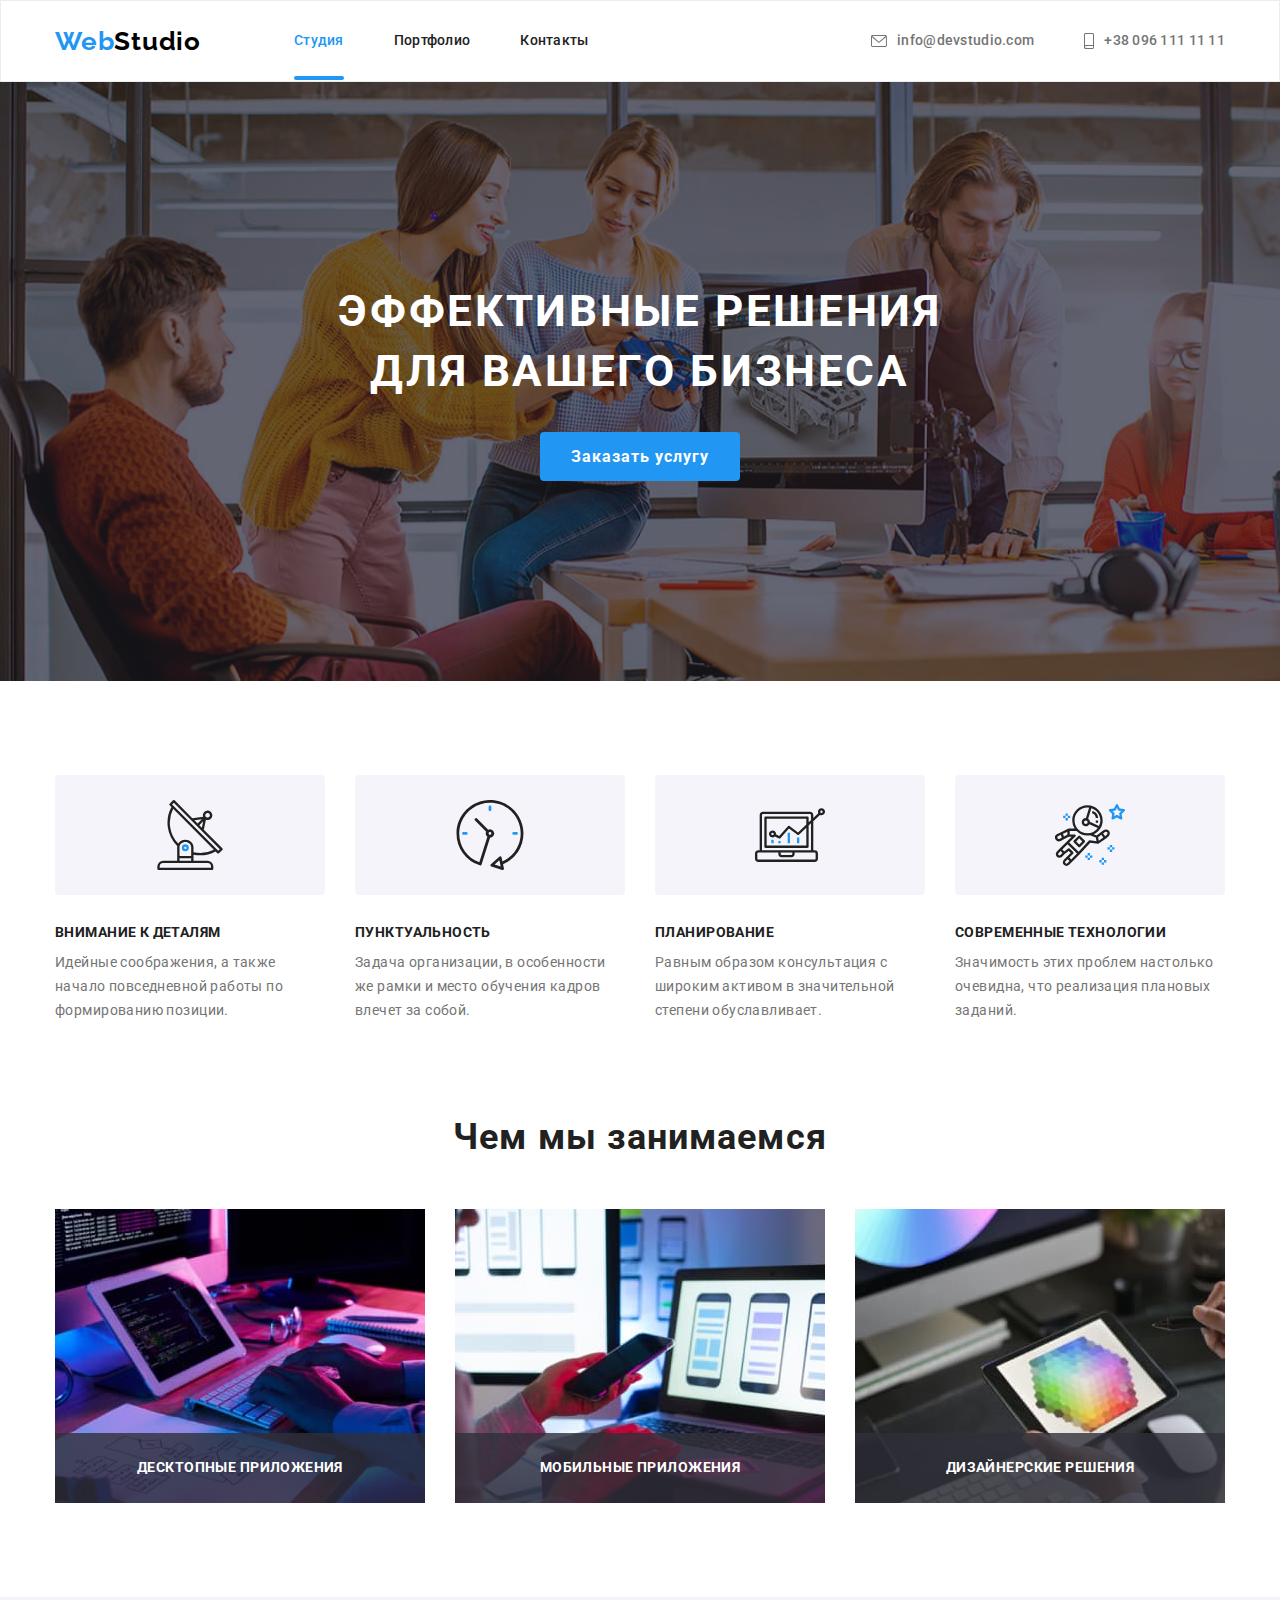
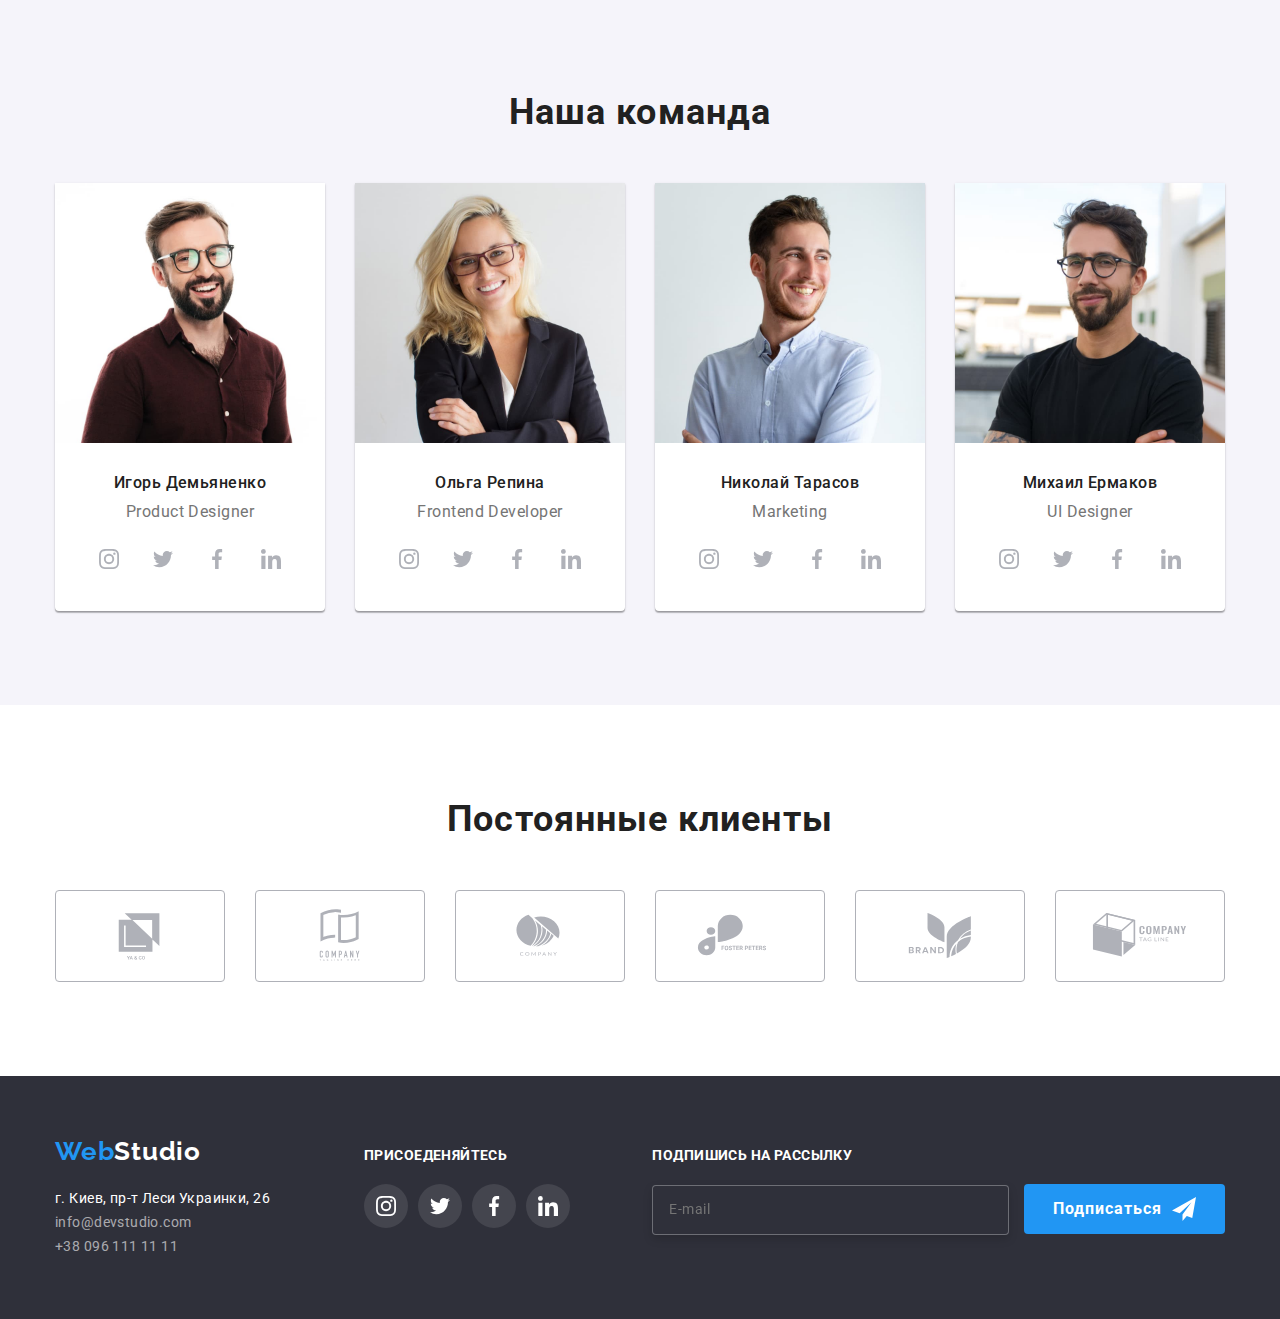
<file: index.html>
<!DOCTYPE html>
<html lang="ru">

<head>
  <meta http-equiv="X-UA-Compatible" content="IE=edge" />
  <meta name="viewport" content="width=device-width" />
  <title>web studio</title>
  <link rel="preconnect" href="https://fonts.googleapis.com" />
  <link rel="preconnect" href="https://fonts.gstatic.com" crossorigin />
  <link href="https://fonts.googleapis.com/css2?family=Raleway:wght@700&family=Roboto:wght@400;500;700;900&display=swap"
    rel="stylesheet" />
  <link rel="stylesheet" href="./css/modern-normalize.css">
  <link rel="stylesheet" href="./css/styles.css" />
</head>

<body>
  <header class="header" id="header">
    <div class="container">
      <a class="logo" href="./index.html">Web<span class="logo-header">Studio</span></a>
      <nav class="navigation">
        <ul class="list">
          <li>
            <a class="link current" href="#">Студия</a>
          </li>
          <li>
            <a class="link" href="./portfolio.html">Портфолио</a>
          </li>
          <li>
            <a class="link" href="#">Контакты</a>
          </li>
        </ul>
      </nav>
      <ul class="contacts">
        <li class="contacts-item">
          <a class="link contacts" href="mailto:info@devstudio.com">
            <svg class="contacts-icon" width="16" height="12">
              <use href="./images/icons.svg#icon-envelope"></use>
            </svg>
            info@devstudio.com
          </a>
        </li>
        <li class="contacts-item">
          <a class="link contacts" href="tel:+380961111111">
            <svg class="contacts-icon" width="10" height="16">
              <use href="./images/icons.svg#icon-smartphone"></use>
            </svg>
            +38 096 111 11 11
          </a>
        </li>
      </ul>
    </div>
  </header>

  <main>
    <section class="hero section" id="main">
      <div class="container">
        <h1 class="hero-title">Эффективные решения для вашего бизнеса</h1>
        <button class="hero-button" type="button" data-modal-open>Заказать услугу</button>
      </div>
    </section>

    <section class="benefits section" id="benefits">
      <div class="container">
        <h2 class="benefits-title visually-hidden">Наши преимущества</h2>
        <ul class="benefits-list">
          <li class="benefits-item">
            <div class="benefits-background">
              <svg class="benefits-icon" width="70" height="70">
                <use href="./images/icons.svg#icon-antenna"></use>
              </svg>
            </div>
            <h3 class="benefits-subtitle">Внимание к деталям</h3>
            <p class="benefits-caption">
              Идейные соображения, а также начало повседневной работы по формированию позиции.
            </p>
          </li>
          <li class="benefits-item">
            <div class="benefits-background">
              <svg class="benefits-icon" width="70" height="70">
                <use href="./images/icons.svg#icon-clock"></use>
              </svg>
            </div>
            <h3 class="benefits-subtitle">Пунктуальность</h3>
            <p class="benefits-caption">
              Задача организации, в особенности же рамки и место обучения кадров влечет за собой.
            </p>
          </li>
          <li class="benefits-item">
            <div class="benefits-background">
              <svg class="benefits-icon" width="70" height="70">
                <use href="./images/icons.svg#icon-diagram"></use>
              </svg>
            </div>
            <h3 class="benefits-subtitle">Планирование</h3>
            <p class="benefits-caption">
              Равным образом консультация с широким активом в значительной степени обуславливает.
            </p>
          </li>
          <li class="benefits-item">
            <div class="benefits-background">
              <svg class="benefits-icon" width="70" height="70">
                <use href="./images/icons.svg#icon-astronaut"></use>
              </svg>
            </div>
            <h3 class="benefits-subtitle">Современные технологии</h3>
            <p class="benefits-caption">
              Значимость этих проблем настолько очевидна, что реализация плановых заданий.
            </p>
          </li>
        </ul>
      </div>
    </section>

    <section class="work section" id="work">
      <div class="container">
        <h2 class="work-title">Чем мы занимаемся</h2>
        <ul class="work-list">
          <li class="work-item">
            <img src="./images/img.jpg" width="370" alt="мужчина работающий за компьютером" />
            <div class="work-caption">
              <h3>Десктопные приложения</h3>
            </div>
          </li>
          <li class="work-item">
            <img src="./images/img-2.jpg" width="370" alt="мужчина работающий в телефоне" />
            <div class="work-caption">
              <h3>Мобильные приложения</h3>
            </div>
          </li>
          <li class="work-item">
            <img src="./images/img-3.jpg" width="370" alt="мужчина работающий на планшете" />
            <div class="work-caption">
              <h3>Дизайнерские решения</h3>
            </div>
          </li>
        </ul>
      </div>
    </section>

    <section class="team section" id="team">
      <div class="container">
        <h2 class="team-title">Наша команда</h2>
        <ul class="team-list">
          <li class="team-item">
            <img class="team-img" src="./images/img-4.jpg" width="270" alt="сотрудник Игорь Демьяненко" />
            <div class="team-wrapper">
              <h3 class="team-subtitle">Игорь Демьяненко</h3>
              <p class="team-caption" lang="en">Product Designer</p>
              <ul class="socials">
                <li>
                  <a class="icon-list" href="#">
                    <svg class="icon-socials" width="20" height="20">
                      <use href="./images/icons.svg#icon-instagram"></use>
                    </svg>
                  </a>
                </li>
                <li>
                  <a class="icon-list" href="#">
                    <svg class="icon-socials" width="20" height="20">
                      <use href="./images/icons.svg#icon-twitter"></use>
                    </svg>
                  </a>
                </li>
                <li>
                  <a class="icon-list" href="#">
                    <svg class="icon-socials" width="20" height="20">
                      <use href="./images/icons.svg#icon-facebook"></use>
                    </svg>
                  </a>
                </li>
                <li>
                  <a class="icon-list" href="#">
                    <svg class="icon-socials" width="20" height="20">
                      <use href="./images/icons.svg#icon-linkedin"></use>

                    </svg>
                  </a>
                </li>
              </ul>
            </div>
          </li>
          <li class="team-item">
            <img class="team-img" src="./images/img-5.jpg" width="270" alt="сотрудник Ольга Репина" />
            <div class="team-wrapper">
              <h3 class="team-subtitle">Ольга Репина</h3>
              <p class="team-caption" lang="en">Frontend Developer</p>
              <ul class="socials">
                <li>
                  <a class="icon-list" href="#">
                    <svg class="icon-socials" width="20" height="20">
                      <use href="./images/icons.svg#icon-instagram"></use>
                    </svg>
                  </a>
                </li>
                <li>
                  <a class="icon-list" href="#">
                    <svg class="icon-socials" width="20" height="20">
                      <use href="./images/icons.svg#icon-twitter"></use>
                    </svg>
                  </a>
                </li>
                <li>
                  <a class="icon-list" href="#">
                    <svg class="icon-socials" width="20" height="20">
                      <use href="./images/icons.svg#icon-facebook"></use>
                    </svg>
                  </a>
                </li>
                <li>
                  <a class="icon-list" href="#">
                    <svg class="icon-socials" width="20" height="20">
                      <use href="./images/icons.svg#icon-linkedin"></use>
                    </svg>
                  </a>
                </li>
              </ul>
            </div>
          </li>
          <li class="team-item">
            <img class="team-img" src="./images/img-6.jpg" width="270" alt="сотрудник Николай Тарасов" />
            <div class="team-wrapper">
              <h3 class="team-subtitle">Николай Тарасов</h3>
              <p class="team-caption" lang="en">Marketing</p>
              <ul class="socials">
                <li>
                  <a class="icon-list" href="#">
                    <svg class="icon-socials" width="20" height="20">
                      <use href="./images/icons.svg#icon-instagram"></use>
                    </svg>
                  </a>
                </li>
                <li>
                  <a class="icon-list" href="#">
                    <svg class="icon-socials" width="20" height="20">
                      <use href="./images/icons.svg#icon-twitter"></use>
                    </svg>
                  </a>
                </li>
                <li>
                  <a class="icon-list" href="#">
                    <svg class="icon-socials" width="20" height="20">
                      <use href="./images/icons.svg#icon-facebook"></use>
                    </svg>
                  </a>
                </li>
                <li>
                  <a class="icon-list" href="#">
                    <svg class="icon-socials" width="20" height="20">
                      <use href="./images/icons.svg#icon-linkedin"></use>
                    </svg>
                  </a>
                </li>
              </ul>
            </div>
          </li>
          <li class="team-item">
            <img class="team-img" src="./images/img-7.jpg" width="270" alt="" />
            <div class="team-wrapper">
              <h3 class="team-subtitle">Михаил Ермаков</h3>
              <p class="team-caption" lang="en">UI Designer</p>
              <ul class="socials">
                <li>
                  <a class="icon-list" href="#">
                    <svg class="icon-socials" width="20" height="20">
                      <use href="./images/icons.svg#icon-instagram"></use>
                    </svg>
                  </a>
                </li>
                <li>
                  <a class="icon-list" href="#">
                    <svg class="icon-socials" width="20" height="20">
                      <use href="./images/icons.svg#icon-twitter"></use>
                    </svg>
                  </a>
                </li>
                <li>
                  <a class="icon-list" href="#">
                    <svg class="icon-socials" width="20" height="20">
                      <use href="./images/icons.svg#icon-facebook"></use>
                    </svg>
                  </a>
                </li>
                <li>
                  <a class="icon-list" href="#">
                    <svg class="icon-socials" width="20" height="20">
                      <use href="./images/icons.svg#icon-linkedin"></use>
                    </svg>
                  </a>
                </li>
              </ul>
            </div>
          </li>
        </ul>
      </div>
    </section>
    <section class="section" id="#clients">
      <h2 class="clents-title">Постоянные клиенты</h2>
      <ul class="clients">
        <li>
          <a class="clients-list" href="#">
            <svg class="icon-clients">
              <use href="./images/icons.svg#icon-Logo"></use>
            </svg>
          </a>
        </li>
        <li>
          <a class="clients-list" href="#">
            <svg class="icon-clients">
              <use href="./images/icons.svg#icon-Logo-2"></use>
            </svg>
          </a>
        </li>
        <li>
          <a class="clients-list" href="#">
            <svg class="icon-clients">
              <use href="./images/icons.svg#icon-Logo-3"></use>
            </svg>
          </a>
        </li>
        <li>
          <a class="clients-list" href="#">
            <svg class="icon-clients">
              <use href="./images/icons.svg#icon-Logo-4"></use>
            </svg>
          </a>
        <li>
          <a class="clients-list" href="#">
            <svg class="icon-clients">
              <use href="./images/icons.svg#icon-Logo-5"></use>
            </svg>
          </a>
        </li>
        <li>
          <a class="clients-list" href="#">
            <svg class="icon-clients">
              <use href="./images/icons.svg#icon-Logo-6"></use>
            </svg>
          </a>
        </li>
      </ul>



    </section>

  </main>

  <footer class="footer">
    <div class="footer-flex container">
      <div>
        <a class="logo" href="./index.html">Web<span class="logo-footer">Studio</span></a>
        <address class="adress">г. Киев, пр-т Леси Украинки, 26</address>
        <ul>
          <li><a class="link" href="mailto:info@devstudio.com">info@devstudio.com</a></li>
          <li><a class="link" href="tel:+380961111111"> +38 096 111 11 11</a></li>
        </ul>
      </div>

      <div class="links">
        <h2 class="links-title">Присоеденяйтесь</h2>
        <ul class="socials">
          <li>
            <a class="icon-link" href="#">
              <svg class="icon-socials" width="20" height="20">
                <use href="./images/icons.svg#icon-instagram"></use>
              </svg>
            </a>
          </li>
          <li>
            <a class="icon-link" href="#">
              <svg class="icon-socials" width="20" height="20">
                <use href="./images/icons.svg#icon-twitter"></use>
              </svg>
            </a>
          </li>
          <li>
            <a class="icon-link" href="#">
              <svg class="icon-socials" width="20" height="20">
                <use href="./images/icons.svg#icon-facebook"></use>
              </svg>
            </a>
          </li>
          <li>
            <a class="icon-link" href="#">
              <svg class="icon-socials" width="20" height="20">
                <use href="./images/icons.svg#icon-linkedin"></use>
              </svg>
            </a>
          </li>
        </ul>
      </div>

      <div class="sent-email">
        <form class="footer-form">
          <label class="form-footer-label" for="user-email">Подпишись на рассылку</label>
          <input class="form-footer-input" type="email" id="user-email" name="user-email" placeholder="E-mail" />
          <button class="button-footer" type="submit">Подписаться
            <svg class="icon-send-email" width="24px" height="24px">
              <use href="./images/icons.svg#icon-icon-send1"></use>
            </svg>
          </button>
        </form>
      </div>
    </div>
  </footer>

  <div class="backdrop is-hidden" data-modal>
    <div class="modal">
      <button class="modal-close" type="button" data-modal-close>
        <svg class="icon-socials" width="11" height="11">
          <use href="./images/icons.svg#icon-vector-3"></use>
        </svg>
      </button>
      <h2 class="modal-title">Оставьте свои данные, мы вам перезвоним</h2>
      <form class="modal-form">
        <div class="form-field">
          <label class="form-field-label" for="user-name">Имя</label>
          <div class="form-field-inner">
            <input class="form-field-input" type="text" id="user-name" name="user-name" />
            <svg class="icon-modal" width="18" height="18">
              <use href="./images/icons.svg#icon-vector-5"></use>
            </svg>
          </div>
        </div>
        <div class="form-field">
          <label class="form-field-label" for="user-tel">Телефон</label>
          <div class="form-field-inner">
            <input class="form-field-input" type="tel" id="user-tel" name="user-tel">
            <svg class="icon-modal" width="18" height="18">
              <use href="./images/icons.svg#icon-vector-4"></use>
            </svg>
          </div>
        </div>
        <div class="form-field">
          <label class="form-field-label" for="footer-email">Почта</label>
          <div class="form-field-inner">
            <input class="form-field-input" type="email" id="footer-email" name="user-email">
            <svg class="icon-modal" width="18" height="18">
              <use href="./images/icons.svg#icon-vector-8"></use>
            </svg>
          </div>
        </div>
        <div class="form-message">
          <label class="form-field-label" for="user-comment">Комментарий</label>
          <textarea class="form-field-input textarea" name="user-comment" id="user-comment" rows="7"
            placeholder="Введите текст"></textarea>
        </div>

        <label class="checkbox-label" for="terms-conditions">
          <input class="checkbox" type="checkbox" id="terms-conditions" name="terms-conditions">
          <svg class="icon-box" width="15" height="15">
            <use class="icon-uncheck" href="./images/icons.svg#icon-vector-6"></use>
            <use class="icon-check" href="./images/icons.svg#icon-icon-check"></use>
          </svg>
          Соглашаюсь с рассылкой и принимаю <a class="agreement" href="#"> Условия договора</a>
        </label>

        <button class="modal-button" type="submit">Отправить</button>
      </form>
    </div>
  </div>

  <script src="./js/modal.js"></script>
</body>

</html>
</file>
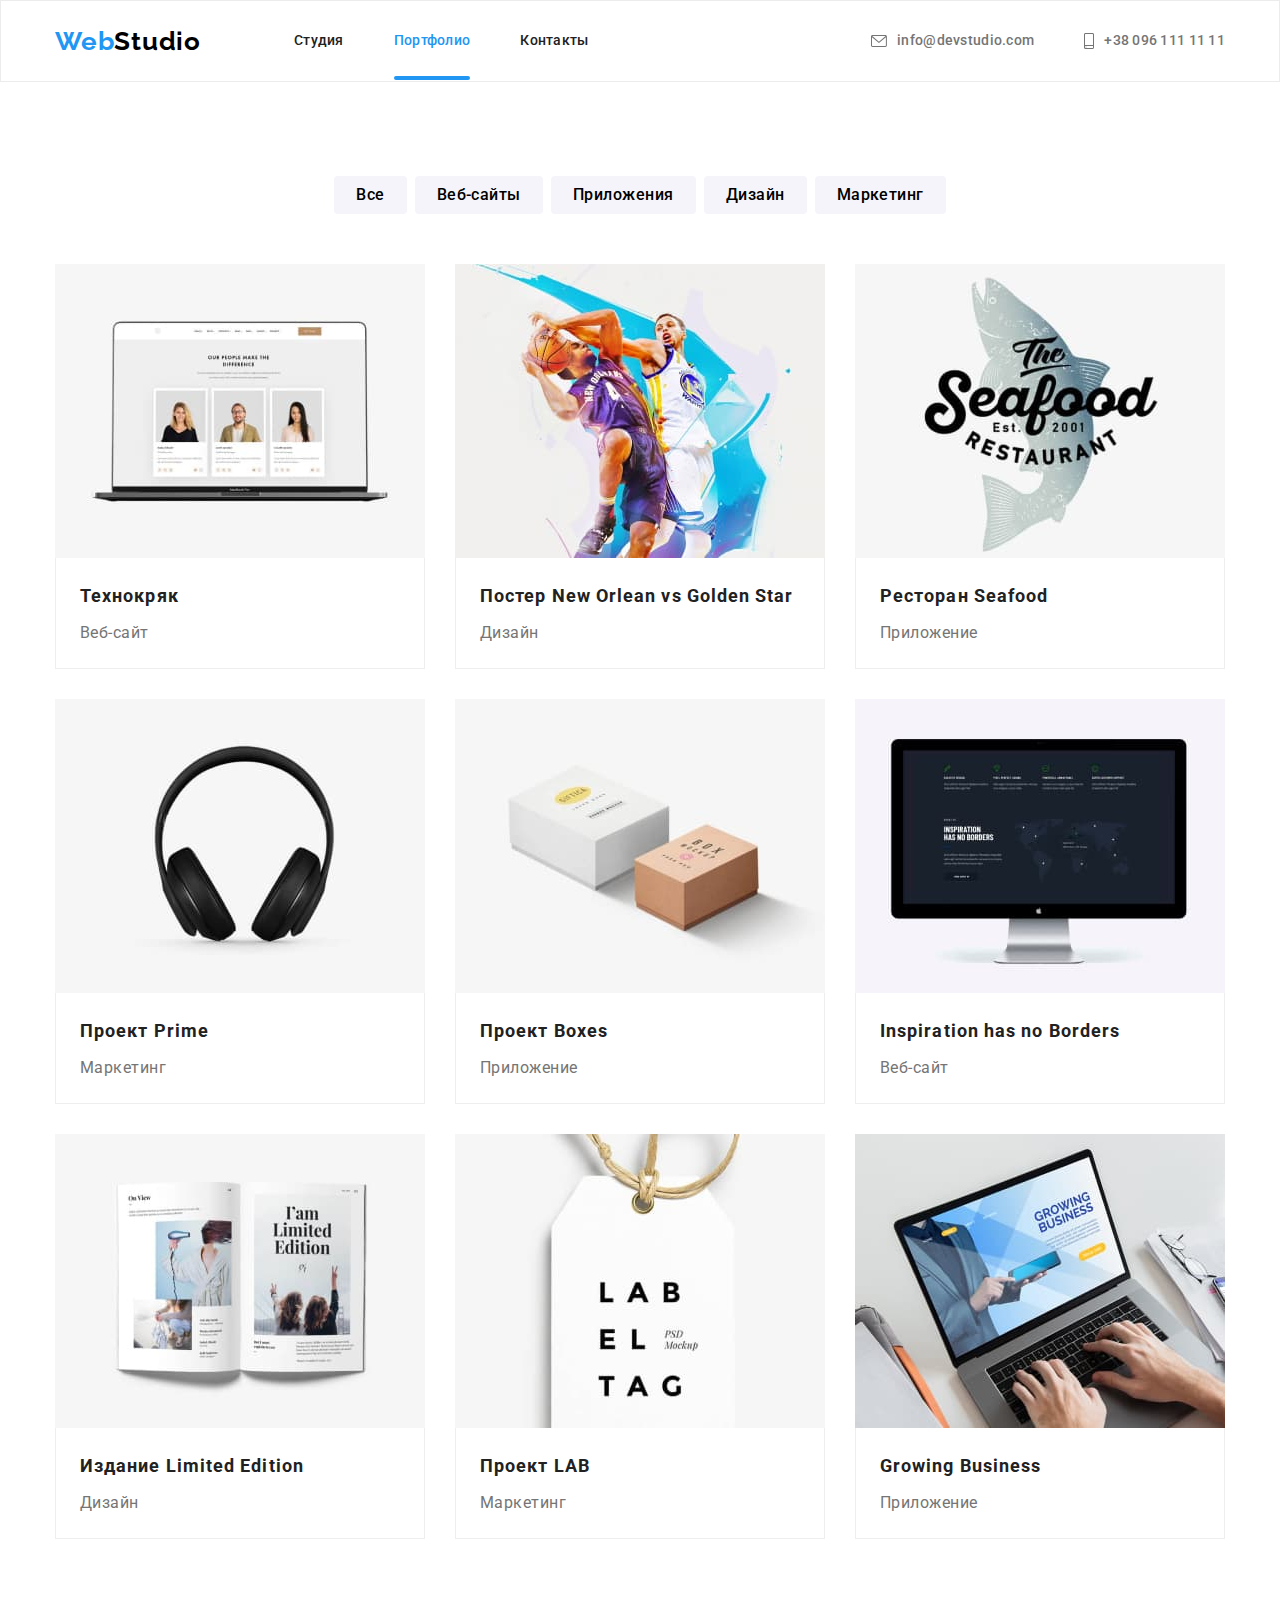
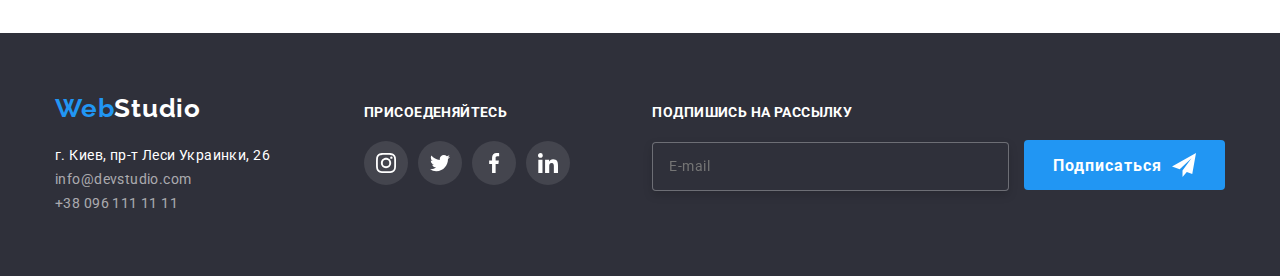
<file: portfolio.html>
<!DOCTYPE html>
<html lang="ru">

<head>
    <meta http-equiv="X-UA-Compatible" content="IE=edge" />
    <meta name="viewport" content="width=device-width" />
    <title>web studio</title>
    <link rel="preconnect" href="https://fonts.googleapis.com" />
    <link rel="preconnect" href="https://fonts.gstatic.com" crossorigin />
    <link
        href="https://fonts.googleapis.com/css2?family=Raleway:wght@700&family=Roboto:wght@400;500;700;900&display=swap"
        rel="stylesheet" />
    <link rel="stylesheet" href="./css/modern-normalize.css" />
    <link rel="stylesheet" href="./css/styles.css" />
</head>

<body>
    <header class="header" id="header">
        <div class="container">
            <a class="logo" href="./portfolio.html">Web<span class="logo-header">Studio</span></a>
            <nav class="navigation">
                <ul class="list">
                    <li>
                        <a class="link" href="./index.html">Студия</a>
                    </li>
                    <li>
                        <a class="link current" href="">Портфолио</a>
                    </li>
                    <li>
                        <a class="link" href="#">Контакты</a>
                    </li>
                </ul>
            </nav>
            <ul class="contacts">
                <li class="contacts-item">
                    <a class="link contacts" href="mailto:info@devstudio.com">
                        <svg class="contacts-icon" width="16" height="12">
                            <use href="./images/icons.svg#icon-envelope"></use>
                        </svg>
                        info@devstudio.com
                    </a>
                </li>
                <li class="contacts-item">
                    <a class="link contacts" href="tel:+380961111111">
                        <svg class="contacts-icon" width="10" height="16">
                            <use href="./images/icons.svg#icon-smartphone"></use>
                        </svg>
                        +38 096 111 11 11
                    </a>
                </li>
            </ul>
        </div>
    </header>

    <main>
        <section class="filtres section">
            <div class="container">
                <h1 class="visually-hidden">Наше Портфолио</h1>
                <ul class="filter-item">
                    <li><button class="button-filtres current" type="button">Все</button></li>
                    <li><button class="button-filtres" type="button">Веб-сайты</button></li>
                    <li><button class="button-filtres" type="button">Приложения</button></li>
                    <li><button class="button-filtres" type="button">Дизайн</button></li>
                    <li><button class="button-filtres" type="button">Маркетинг</button></li>
                </ul>

                <ul class="filter-list">
                    <li class="item">
                        <a class="filtres-link" href="#">
                            <div class="filtres-img">
                                <img src="./images/img-8.jpg" width="370" alt="Сайт с сотрудниками" />
                                <p class="list-description">
                                    Ресурс предлагает комплексные предложения с разным уровнем функционала и
                                    сервисов.Все это позволит посетителю получить исчерпывающие сведения
                                    о&nbsp;компании
                                    или частном лице.
                                </p>
                            </div>
                            <div class="list-caption">
                                <h2 class="filter-titles">Технокряк</h2>
                                <p class="filter-caption">Веб-сайт</p>
                            </div>
                        </a>
                    </li>
                    <li class="item">
                        <a class="filtres-link" href="#">
                            <div class="filtres-img">
                                <img src="./images/img-9.jpg" width="370" alt="Игроки NBA с мячом" />
                                <p class="list-description">
                                    Ресурс предлагает комплексные предложения с разным уровнем функционала и
                                    сервисов.Все это позволит посетителю получить исчерпывающие сведения
                                    о&nbsp;компании
                                    или частном лице.
                                </p>
                            </div>
                            <div class="list-caption">
                                <h2 class="filter-titles">Постер New Orlean vs Golden Star</h2>
                                <p class="filter-caption">Дизайн</p>
                            </div>
                        </a>
                    </li>
                    <li class="item">
                        <a class="filtres-link" href="#">
                            <div class="filtres-img">
                                <img src="./images/img-10.jpg" width="370" alt="Постер с рыбой и надписью Seafood" />
                                <p class="list-description">
                                    Ресурс предлагает комплексные предложения с разным уровнем функционала и
                                    сервисов.Все это позволит посетителю получить исчерпывающие сведения
                                    о&nbsp;компании
                                    или частном лице.
                                </p>
                            </div>
                            <div class="list-caption">
                                <h2 class="filter-titles">Ресторан Seafood</h2>
                                <p class="filter-caption">Приложение</p>
                            </div>
                        </a>
                    </li>
                    <li class="item">
                        <a class="filtres-link" href="#">
                            <div class="filtres-img">
                                <img src="./images/img-11.jpg" width="370" alt="Черные наушники" />
                                <p class="list-description">
                                    Ресурс предлагает комплексные предложения с разным уровнем функционала и
                                    сервисов.Все это позволит посетителю получить исчерпывающие сведения о&nbsp;компании
                                    или частном лице.
                                </p>
                            </div>
                            <div class="list-caption">
                                <h2 class="filter-titles">Проект Prime</h2>
                                <p class="filter-caption">Маркетинг</p>
                            </div>
                        </a>
                    </li>

                    <li class="item">
                        <a class="filtres-link" href="#">
                            <div class="filtres-img">
                                <img src="./images/img-12.jpg" width="370" alt="Две коробки" />
                                <p class="list-description">
                                    Ресурс предлагает комплексные предложения с разным уровнем функционала и
                                    сервисов.Все это позволит посетителю получить исчерпывающие сведения о&nbsp;компании
                                    или частном лице.
                                </p>
                            </div>
                            <div class="list-caption">
                                <h2 class="filter-titles">Проект Boxes</h2>
                                <p class="filter-caption">Приложение</p>
                            </div>
                        </a>
                    </li>
                    <li class="item">
                        <a class="filtres-link" href="#">
                            <div class="filtres-img">
                                <img src="./images/img-13.jpg" width="370" alt="Сайт с темным фоном" />
                                <p class="list-description">
                                    Ресурс предлагает комплексные предложения с разным уровнем функционала и
                                    сервисов.Все это позволит посетителю получить исчерпывающие сведения о&nbsp;компании
                                    или частном лице.
                                </p>
                            </div>
                            <div class="list-caption">
                                <h2 class="filter-titles">Inspiration has no Borders</h2>
                                <p class="filter-caption">Веб-сайт</p>
                            </div>
                        </a>
                    </li>
                    <li class="item">
                        <a class="filtres-link" href="#">
                            <div class="filtres-img">
                                <img src="./images/img-14.jpg" width="370" alt="Белый глянцевый журнал" />
                                <p class="list-description">
                                    Ресурс предлагает комплексные предложения с разным уровнем функционала и
                                    сервисов.Все это позволит посетителю получить исчерпывающие сведения о&nbsp;компании
                                    или частном лице.
                                </p>
                            </div>
                            <div class="list-caption">
                                <h2 class="filter-titles">Издание Limited Edition</h2>
                                <p class="filter-caption">Дизайн</p>
                            </div>
                        </a>
                    </li>
                    <li class="item">
                        <a class="filtres-link" href="#">
                            <div class="filtres-img">
                                <img src="./images/img-15.jpg" width="370" alt="Белая бирка с надписью LAB EL TAG" />
                                <p class="list-description">
                                    Ресурс предлагает комплексные предложения с разным уровнем функционала и
                                    сервисов.Все это позволит посетителю получить исчерпывающие сведения о&nbsp;компании
                                    или частном лице.
                                </p>
                            </div>

                            <div class="list-caption">
                                <h2 class="filter-titles">Проект LAB</h2>
                                <p class="filter-caption">Маркетинг</p>
                            </div>
                        </a>
                    </li>
                    <li class="item">
                        <a class="filtres-link" href="#">
                            <div class="filtres-img">
                                <img src="./images/img-16.jpg" alt="Человек работающий за компьютером" />
                                <p class="list-description">
                                    Ресурс предлагает комплексные предложения с разным уровнем функционала и
                                    сервисов.Все это позволит посетителю получить исчерпывающие сведения о&nbsp;компании
                                    или частном лице.
                                </p>
                            </div>

                            <div class="list-caption">
                                <h2 class="filter-titles">Growing Business</h2>
                                <p class="filter-caption">Приложение</p>
                            </div>
                        </a>
                    </li>
                </ul>
            </div>
        </section>
    </main>

    <footer class="footer">
        <div class="footer-flex container">
            <div>
                <a class="logo" href="./index.html">Web<span class="logo-footer">Studio</span></a>
                <address class="adress">г. Киев, пр-т Леси Украинки, 26</address>
                <ul>
                    <li><a class="link" href="mailto:info@devstudio.com">info@devstudio.com</a></li>
                    <li><a class="link" href="tel:+380961111111"> +38 096 111 11 11</a></li>
                </ul>
            </div>

            <div class="links">
                <h2 class="links-title">Присоеденяйтесь</h2>
                <ul class="socials">
                    <li>
                        <a class="icon-link" href="#">
                            <svg class="icon-socials" width="20" height="20">
                                <use href="./images/icons.svg#icon-instagram"></use>
                            </svg>
                        </a>
                    </li>
                    <li>
                        <a class="icon-link" href="#">
                            <svg class="icon-socials" width="20" height="20">
                                <use href="./images/icons.svg#icon-twitter"></use>
                            </svg>
                        </a>
                    </li>
                    <li>
                        <a class="icon-link" href="#">
                            <svg class="icon-socials" width="20" height="20">
                                <use href="./images/icons.svg#icon-facebook"></use>
                            </svg>
                        </a>
                    </li>
                    <li>
                        <a class="icon-link" href="#">
                            <svg class="icon-socials" width="20" height="20">
                                <use href="./images/icons.svg#icon-linkedin"></use>
                            </svg>
                        </a>
            </div>
            <div class="sent-email">
                <form class="footer-form">
                    <label class="form-footer-label" for="user-email">Подпишись на рассылку</label>
                    <input class="form-footer-input" type="email" id="user-email" name="user-email"
                        placeholder="E-mail">
                    <button class="button-footer" type="submit">Подписаться
                        <svg class="icon-send-email" width="24px" height="24px">
                            <use href="./images/icons.svg#icon-icon-send1"></use>
                        </svg>
                    </button>
            </div>
            </form>
            </li>
            </ul>
        </div>

    </footer>
</body>

</html>
</file>
<file: css/styles.css>
:root {
  --font-color: #757575;
  --title-color: #212121;
  --accient-color: #2196f3;
  --icons-color: #afb1b8;
  --timing-function: cubic-bezier(0.4, 0, 0.2, 1);
}

::selection {
  color: #ffffff;
  background-color: var(--accient-color);
}

body {
  font-family: Roboto, sans-serif;
  color: #757575;
  font-size: 14px;
}

img {
  display: block;
}

a {
  text-decoration: none;
}

ul {
  padding: 0;
  margin: 0;
  list-style: none;
}

h1,
h2,
h3,
h4,
h5,
h6,
p {
  margin: 0;
  font-size: 14px;
}

.container {
  width: 1200px;
  margin: 0;
  margin-left: auto;
  margin-right: auto;
  padding-left: 15px;
  padding-right: 15px;
}

.section {
  padding: 94px 0;
}

/* logo */
.logo {
  margin-right: 93px;

  font-family: Raleway, serif;
  color: var(--accient-color);
  font-weight: 700;
  font-size: 26px;
  line-height: 1.19;
  letter-spacing: 0.03em;
}

.logo-header {
  color: #000000;
}
.logo-footer {
  color: #ffffff;
}

/* header|footer navigation */

.header .link,
.footer .link {
  transition: 250ms var(--timing-function);

  color: var(--title-color);
}

.header .link:hover,
.header .link:focus,
.footer .link:hover,
.footer .link:focus,
.header .link.contacts:focus,
.header .link.contacts:hover {
  color: var(--accient-color);
  fill: var(--accient-color);
}

.header .link.current {
  position: relative;
  color: var(--accient-color);
}

.header .link.current::after {
  position: absolute;
  content: '';
  bottom: 0;

  border-radius: 2px;
  display: block;
  width: 100%;
  height: 4px;
  background-color: var(--accient-color);
}

/* Header */

.header .container {
  display: flex;
  align-items: center;
}

.header .list {
  display: flex;
  gap: 50px;
}

.header .link {
  padding-top: 32px;
  padding-bottom: 32px;
  margin: 0;
}

.header .contacts {
  transition: 250ms var(--timing-function);

  display: flex;
  margin-left: auto;
  align-items: center;
}

.header .contacts-item:first-child {
  margin-right: 50px;
}

.header {
  font-weight: 500;
  line-height: 1.14;
  letter-spacing: 0.02em;
  border: 1px solid #ececec;
}

.contacts-item {
  display: flex;
  align-items: center;
}

.header .link.contacts {
  transition: 250ms var(--timing-function);

  color: var(--font-color);
}

.contacts-icon {
  margin-right: 10px;
  fill: currentColor;
}

/* section hero */

.hero {
  padding: 200px 0;
  margin: 0 auto;
  max-width: 1600px;
  background-image: linear-gradient(to left, rgba(47, 48, 58, 0.4), rgba(47, 48, 58, 0.4)),
    url('../images/Img-17.jpg');
  background-color: #2f303a;
}

.hero .hero-title {
  width: 696px;
  margin: 0;
  margin-left: auto;
  margin-right: auto;

  color: #ffffff;
  font-size: 44px;
  text-align: center;
  line-height: 1.36;
  letter-spacing: 0.06em;
  text-transform: uppercase;
}

.hero .hero-button {
  display: flex;
  min-width: 200px;
  padding: 15px;
  justify-content: center;
  align-items: center;
  margin: 0;
  margin-top: 30px;
  margin-left: auto;
  margin-right: auto;

  font-family: inherit;
  background-color: var(--accient-color);
  color: #ffffff;
  font-size: 16px;
  font-weight: 700;
  border: 0px;
  border-radius: 4px;
  cursor: pointer;
  line-height: 1.19;
  letter-spacing: 0.06em;
}

/* Section benefits */

.benefits {
  padding-bottom: 0;
}

.benefits-list {
  display: flex;
  gap: 30px;
}

.benefits-item {
  flex-basis: 270px;
}

.benefits-background {
  display: flex;
  content: '';
  background: #f5f4fa;
  margin-bottom: 30px;
  height: 120px;
  border-radius: 4px;
  justify-content: center;
  align-items: center;
}

.benefits .benefits-subtitle {
  margin-bottom: 10px;
  font-size: 14px;
  font-weight: 700;
  line-height: 1.14;
  letter-spacing: 0.03em;
  text-transform: uppercase;
  color: var(--title-color);
}

.benefits .benefits-caption {
  letter-spacing: 0.03em;
  line-height: 1.71;
}

/* Section work */

.work .work-title {
  margin-bottom: 50px;

  font-size: 36px;
  font-weight: 700;
  line-height: 1.17;
  text-align: center;
  letter-spacing: 0.03em;
  color: var(--title-color);
}

.work .work-list {
  display: flex;
  gap: 30px;
}

.work-item {
  position: relative;
}

.work-caption {
  position: absolute;
  bottom: 0;

  padding: 27px 0;
  width: 100%;
  background-color: rgba(47, 48, 58, 0.8);

  font-weight: 700;
  line-height: 1.14;
  text-transform: uppercase;
  letter-spacing: 0.03em;
  color: #fff;
  text-align: center;
}

/* Section team */

.team {
  background-color: #f5f4fa;
}

.team-wrapper {
  padding: 30px 0;
}

.team-list {
  display: flex;
  gap: 30px;
  margin: 0;
  margin-left: 0;
}

.team-item {
  box-shadow: 0px 1px 3px rgba(0, 0, 0, 0.12), 0px 1px 1px rgba(0, 0, 0, 0.14),
    0px 2px 1px rgba(0, 0, 0, 0.2);
  border-radius: 0px 0px 4px 4px;
  background-color: #ffffff;
}

.team .team-title {
  margin-bottom: 50px;
  font-size: 36px;
  font-weight: 700;
  line-height: 1.17;
  text-align: center;
  letter-spacing: 0.03em;
  color: var(--title-color);
}

.team .team-subtitle {
  margin-bottom: 10px;

  text-align: center;
  font-size: 16px;
  font-weight: 500;
  line-height: 1.19;
  color: var(--title-color);
  letter-spacing: 0.03em;
}

.team .team-caption {
  margin-bottom: 16px;

  text-align: center;
  font-size: 16px;
  line-height: 1.19;
  letter-spacing: 0.03em;
}
.socials {
  display: flex;
  justify-content: center;
  gap: 10px;
}

.icon-list {
  transition: 250ms var(--timing-function);

  display: flex;
  width: 44px;
  height: 44px;
  justify-content: center;
  align-items: center;

  border-radius: 50%;
  fill: var(--icons-color);
}

.icon-list:hover,
.icon-link:hover,
.icon-list:focus,
.icon-link:focus {
  background-color: var(--accient-color);
  fill: #fff;
}

/* Cliens */
.clents-title {
  margin-bottom: 50px;

  text-align: center;
  color: var(--title-color);
  font-size: 36px;
  line-height: 1.16;
  letter-spacing: 0.03em;
}

.clients {
  display: flex;
  gap: 30px;
  justify-content: center;
}
.icon-clients {
  height: 60px;
  width: 106px;
}

.clients-list {
  transition: 250ms var(--timing-function);

  display: flex;
  width: 170px;
  height: 92px;

  border: 1px solid #afb1b8;
  border-radius: 4px;
  justify-content: center;
  align-items: center;
  fill: var(--icons-color);
}

.clients-list:hover {
  fill: var(--accient-color);
  border: 1px solid var(--accient-color);
}

/* Footer */

.links {
  margin-left: 70px;
}

.sent-email {
  margin-left: auto;
}

.footer {
  display: flex;
  padding: 60px 0;
  background-color: #2f303a;
}

.footer-flex {
  display: flex;
  align-items: baseline;
}

.footer .adress {
  margin-top: 20px;

  color: #fff;
  font-size: 14px;
  font-weight: 400;
  line-height: 1.71;
  font-style: normal;
  letter-spacing: 0.03em;
}

.footer .link {
  transition: 250ms var(--timing-function);

  margin-top: 9px;

  color: rgba(255, 255, 255, 0.6);
  font-size: 14px;
  line-height: 1.71;
  letter-spacing: 0.03em;
}

.icon-list.footer {
  padding: 12px;
  background-color: rgba(255, 255, 255, 0.1);
  fill: #fff;
}

.links-title {
  margin-bottom: 20px;

  text-transform: uppercase;
  font-weight: 700;
  font-size: 14px;
  color: #fff;
  line-height: 1.14;
  letter-spacing: 0.03em;
}

.icon-link {
  transition: 250ms var(--timing-function);

  display: flex;
  align-items: center;
  padding: 12px;

  border-radius: 50%;
  fill: #fff;
  background-color: rgba(255, 255, 255, 0.1);
}

.form-footer-label {
  display: block;
  margin-bottom: 20px;

  font-size: 14px;
  font-weight: 700;
  line-height: 1.16;
  letter-spacing: 0.03em;
  text-transform: uppercase;
  color: #fff;
}

.form-footer-input {
  margin-right: 12px;

  padding: 15px 16px;
  width: 357px;
  background-color: #2f303a;
  border: 1px solid rgba(255, 255, 255, 0.3);
  filter: drop-shadow(0px 4px 4px rgba(0, 0, 0, 0.15));
  border-radius: 4px;

  font-size: 14px;
  line-height: 1.25;
  align-items: center;
  letter-spacing: 0.03em;
  color: rgba(255, 255, 255, 0.6);
}

.button-footer {
  display: inline-flex;
  min-width: 200px;
  min-height: 50px;
  padding: 10px 29px;
  justify-content: center;
  align-items: center;
  margin: 0;
  margin-left: auto;
  margin-right: auto;

  font-family: inherit;
  background-color: var(--accient-color);
  color: #ffffff;
  font-size: 16px;
  font-weight: 700;
  border: 0px;
  border-radius: 4px;
  cursor: pointer;
  line-height: 1.19;
  letter-spacing: 0.06em;
  gap: 10px;
  cursor: pointer;

  fill: #fff;
}

.icon-send-email {
  width: 24px;
  height: 24px;
}

/* Filtres */
.visually-hidden {
  position: absolute;
  white-space: nowrap;
  width: 1px;
  height: 1px;
  overflow: hidden;
  border: 0;
  padding: 0;
  clip: rect(0 0 0 0);
  clip-path: inset(50%);
  margin: -1px;
}

.button-filtres {
  transition: 250ms var(--timing-function);

  padding: 6px 22px;

  font-family: inherit;
  font-size: 16px;
  background-color: #f5f4fa;
  color: #000000;
  font-weight: 500;
  line-height: 1.62;
  border: 0px;
  border-radius: 4px;
  cursor: pointer;
  letter-spacing: 0.03em;
}

.button-filtres:hover,
.button-filtres:focus {
  background-color: var(--accient-color);
  color: #ffffff;
  box-shadow: 0px 3px 1px rgba(0, 0, 0, 0.1), 0px 1px 2px rgba(0, 0, 0, 0.08),
    0px 2px 2px rgba(0, 0, 0, 0.12);
}

.filter-item {
  display: flex;
  justify-content: center;
  padding-bottom: 50px;
  gap: 8px;
}

.filtres .filter-list {
  display: flex;
  flex-wrap: wrap;
  gap: 30px;
}

.item .filtres-link {
  display: inline-block;
  transition: 250ms var(--timing-function);
}

.item .filtres-link:hover,
.item .filtres-link:focus {
  box-shadow: 0px 1px 1px rgba(0, 0, 0, 0.12), 0px 4px 4px rgba(0, 0, 0, 0.06),
    1px 4px 6px rgba(0, 0, 0, 0.16);
  cursor: pointer;
}

.list-caption {
  border-bottom: 1px solid #eeeeee;
  border-left: 1px solid #eeeeee;
  border-right: 1px solid #eeeeee;
  padding: 20px 24px;
}

.filtres-img {
  position: relative;
  overflow: hidden;
  display: flex;
  margin: 0;
  padding: 0;
}

.filtres .filter-titles {
  margin-top: 0;
  margin-bottom: 0;

  font-size: 18px;
  font-weight: 700;
  line-height: 2;
  letter-spacing: 0.06em;
  color: var(--title-color);
}

.filtres .filter-caption {
  margin-top: 4px;
  margin-bottom: 0;

  color: var(--font-color);
  font-size: 16px;
  line-height: 1.88;
  letter-spacing: 0.03em;
}

.list-description {
  position: absolute;
  top: 0;
  left: 0;
  opacity: 0;
  transform: translateY(100%);
  transition: 250ms var(--timing-function);

  padding: 63px 24px;

  font-size: 18px;
  line-height: 1.55;
  letter-spacing: 0.03em;
  color: #fff;

  background-color: rgba(33, 150, 243, 0.9);
  width: 100%;
  height: 100%;
}

.filtres-link:hover .list-description {
  transform: translateY(0%);
  opacity: 1;
}

.backdrop {
  position: fixed;
  top: 0;
  left: 0;
  visibility: visible;
  transition: 250ms var(--timing-function);
  transform: scale(1);

  width: 100%;
  height: 100%;
  background-color: rgba(0, 0, 0, 0.2);
}

.backdrop.is-hidden {
  opacity: 0;
  pointer-events: none;
  visibility: hidden;
  transform: scale(2);
}

/* Form field */

.form-field {
  margin-bottom: 10px;
}

.form-field-inner {
  position: relative;
}

.form-field-label {
  display: block;
  margin-bottom: 4px;

  font-size: 12px;
  line-height: 1.16;
  letter-spacing: 0.01em;
}

.form-field-input {
  resize: none;
  padding: 12px 42px 12px;

  width: 100%;
  border: 1px solid rgba(33, 33, 33, 0.2);
  border-radius: 4px;

  font-size: 12px;
  line-height: 1.16;
  letter-spacing: 0.01em;
  cursor: pointer;
  outline: transparent;
}

.form-field-input:hover,
.form-field-input.textarea:hover {
  border: 1px solid #2196f3;
  border-radius: 4px;
  fill: var(--accient-color);
}

.form-field-input:focus + .icon-modal {
  fill: var(--accient-color);
}

.form-field-input.textarea {
  resize: none;
  padding: 12px 16px 12px;

  width: 100%;
  border: 1px solid rgba(33, 33, 33, 0.2);
  border-radius: 4px;

  font-size: 12px;
  line-height: 1.16;
  letter-spacing: 0.01em;
}

.icon-modal {
  position: absolute;
  top: 50%;
  left: 14px;
  transform: translateY(-50%);
  fill: #212121;
  transition: 250ms var(--timing-function);
}

/* checkbox */

.form-field-checkbox {
  position: relative;
  margin-top: 20px;
}

.checkbox-label {
  display: flex;
  align-items: center;
  justify-content: center;
  margin-top: 20px;
  gap: 8px;
}

.checkbox {
  position: absolute;
  top: 0;
  -webkit-appearance: none;
  -moz-appearance: none;
  appearance: none;
  width: 15px;
  height: 15px;
}

.icon-box {
  background-origin: border-box;
  appearance: initial;
  border-radius: 2px;
  transition: background-color 250ms;
}

.icon-uncheck {
  transition: opacity 250ms;
}

.checkbox:checked + .icon-box {
  background-color: var(--accient-color);
}

.checkbox:checked + .icon-box .icon-uncheck {
  opacity: 0;
}

.checkbox:checked + .icon-box .icon-check {
  fill: #fff;
}

.icon-check {
  fill: transparent;
  transition: fill 250ms;
}

.agreement {
  color: var(--accient-color);
}

.modal-button {
  display: flex;
  min-width: 200px;
  padding: 15px;
  justify-content: center;
  align-items: center;
  margin: 0;
  margin-top: 30px;
  margin-left: auto;
  margin-right: auto;

  font-family: inherit;
  background-color: var(--accient-color);
  color: #ffffff;
  font-size: 16px;
  font-weight: 700;
  border: 0px;
  border-radius: 4px;
  cursor: pointer;
  line-height: 1.19;
  letter-spacing: 0.06em;
}

.agreement {
  text-decoration: underline;
}

/* Modal window */

.modal {
  position: absolute;
  top: 50%;
  left: 50%;
  transform: translate(-50%, -50%) scale(1);

  min-width: 528px;
  min-height: 581px;
  padding: 40px;

  background-color: #ffffff;
  box-shadow: 0px 1px 3px rgba(0, 0, 0, 0.12), 0px 1px 1px rgba(0, 0, 0, 0.14),
    0px 2px 1px rgba(0, 0, 0, 0.2);
  border-radius: 4px;
}

.modal-close {
  display: inline-flex;
  transition: 250ms var(--timing-function);

  position: absolute;
  right: 8px;
  top: 8px;
  border-radius: 50%;
  justify-content: center;
  align-items: center;

  width: 30px;
  height: 30px;

  background-color: #ffffff;
  border: 1px solid rgba(0, 0, 0, 0.1);
  fill: #000000;
  cursor: pointer;
}

.modal-close:hover {
  fill: var(--accient-color);
}

.modal-title {
  margin-bottom: 12px;

  color: var(--title-color);
  font-size: 20px;
  line-height: 1.15;
  text-align: center;
  letter-spacing: 0.03em;
  font-weight: 700;
}
</file>
